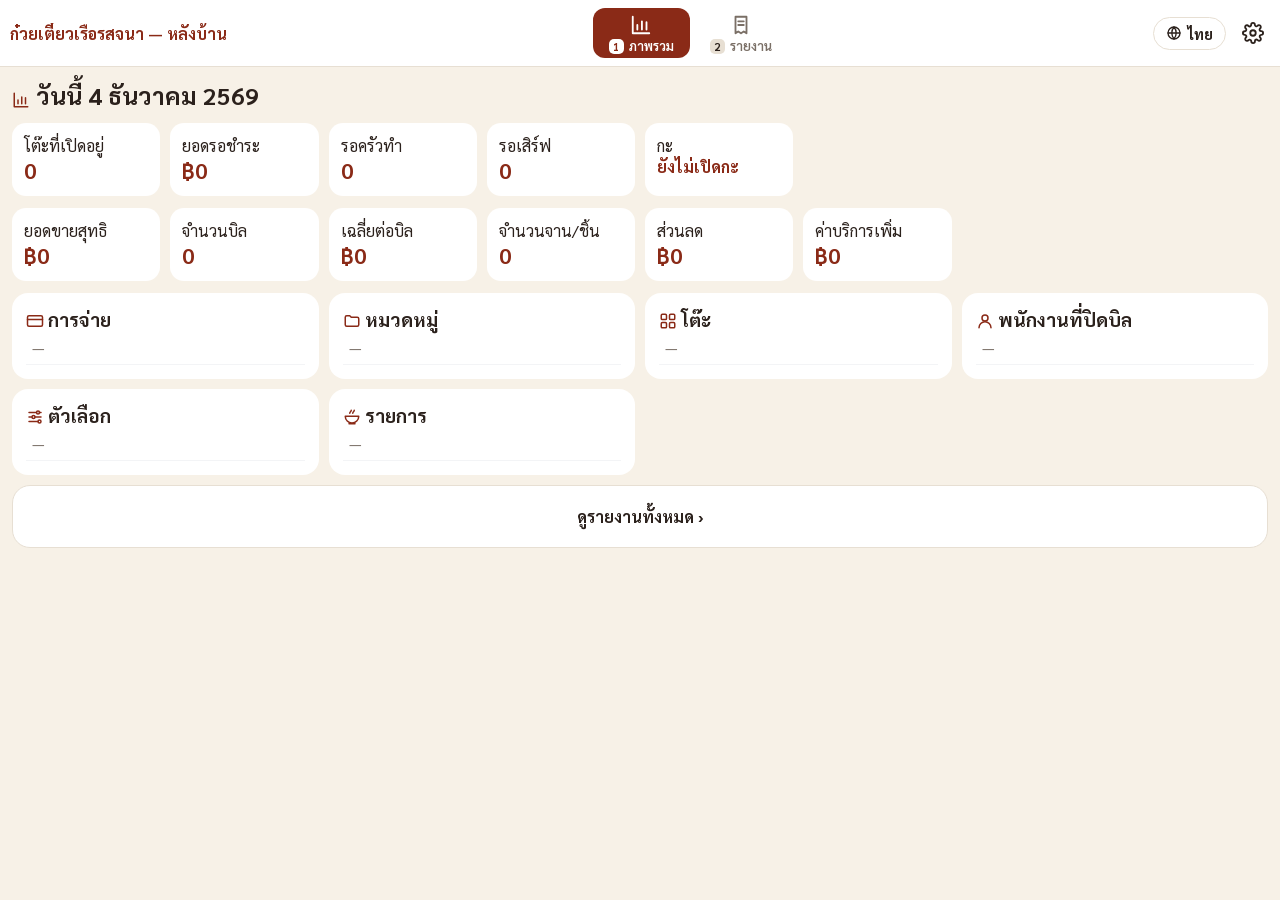
<file: owner.html>
<!doctype html>
<html lang="th">
<head>
<meta charset="UTF-8" />
<meta name="viewport" content="width=device-width, initial-scale=1.0, viewport-fit=cover" />
<title>หลังบ้าน ก๋วยเตี๋ยวเรือรสจนา</title>
<link href="https://fonts.googleapis.com/css2?family=Sarabun:wght@400;500;600;700&family=Noto+Sans+Myanmar:wght@400;600&family=Noto+Sans+Lao:wght@400;600&display=swap" rel="stylesheet" />
<script src="qrcode.js"></script>
<script src="qrcode.js"></script>
<link rel="stylesheet" href="app.css" />
</head>
<body>
<div id="app"></div>
<div id="modal"></div>
<div id="print"></div>
<script>window.MODE = 'owner';</script>
<script src="app.js"></script>
</body>
</html>
</file>
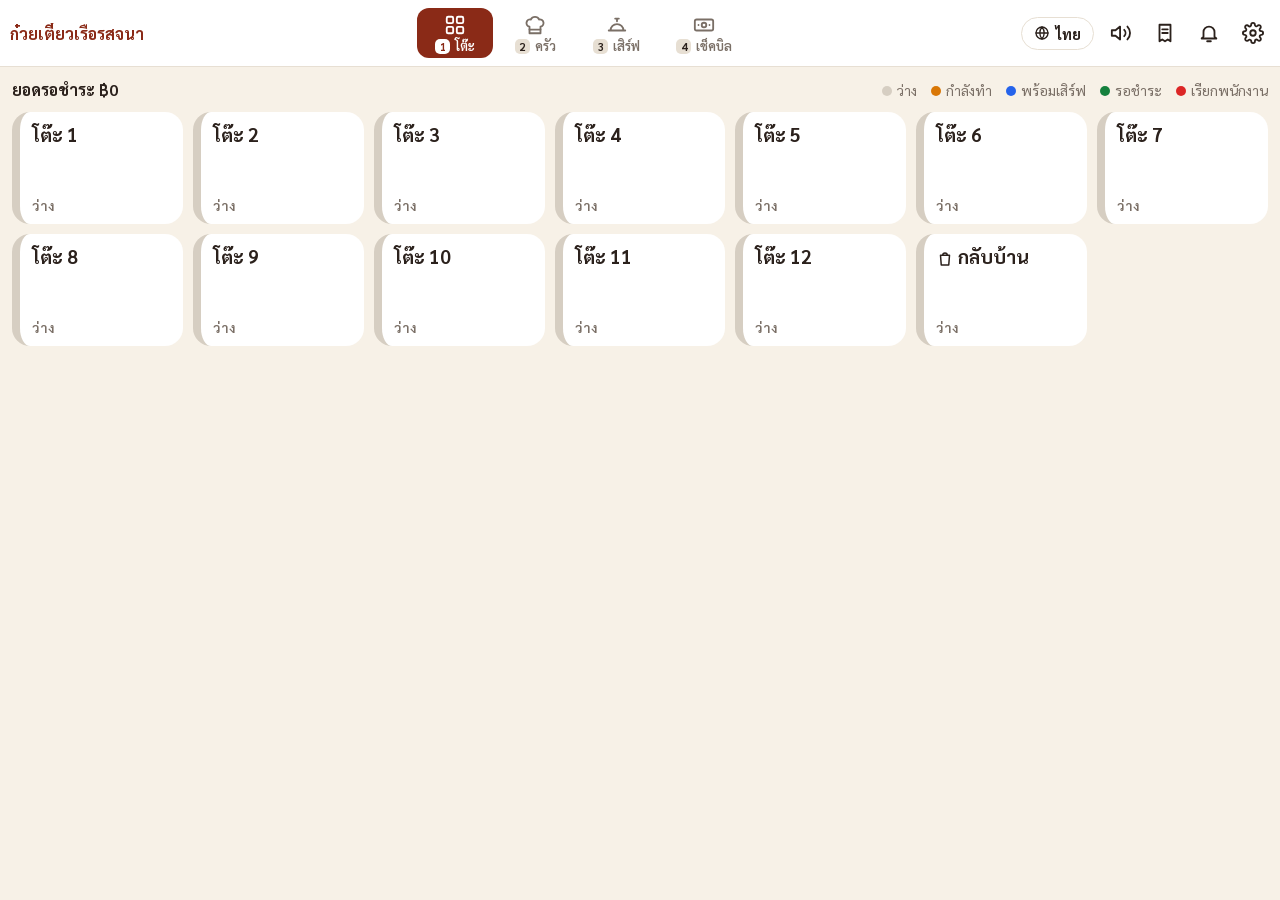
<file: pos.html>
<!doctype html>
<html lang="th">
<head>
<meta charset="UTF-8" />
<meta name="viewport" content="width=device-width, initial-scale=1.0, viewport-fit=cover" />
<title>POS ก๋วยเตี๋ยวเรือรสจนา</title>
<link href="https://fonts.googleapis.com/css2?family=Sarabun:wght@400;500;600;700&family=Noto+Sans+Myanmar:wght@400;600&family=Noto+Sans+Lao:wght@400;600&display=swap" rel="stylesheet" />
<script src="qrcode.js"></script>
<script src="qrcode.js"></script>
<link rel="stylesheet" href="app.css" />
</head>
<body>
<div id="app"></div>
<div id="modal"></div>
<div id="print"></div>
<script>window.MODE = 'pos';</script>
<script src="app.js"></script>
</body>
</html>
</file>
<file: app.css>
:root{--o:#8a2a17;--bd:#e7dfd3;--tx:#2b211c;--mu:#7a6f66;--g:#15803d;--r:#dc2626;--bg:#f7f1e7;--snew:#d97706;--sready:#2563eb;--swait:#15803d}
*{box-sizing:border-box;font-family:'Sarabun','Noto Sans Myanmar','Noto Sans Lao',system-ui,sans-serif;-webkit-tap-highlight-color:transparent}
html,body{margin:0;height:100%;background:var(--bg);color:var(--tx);font-size:16px}
button{font:inherit;cursor:pointer;border-radius:12px;padding:10px 14px;background:#fff;color:var(--tx);border:1px solid var(--bd)}
button.p{background:var(--o);color:#fff;border-color:var(--o);font-weight:600}
button.g{background:var(--g);color:#fff;border-color:var(--g);font-weight:600}
button.d{color:var(--r);border-color:#fecaca}
button.sm{padding:5px 10px;border-radius:8px;font-size:14px}
button:disabled{opacity:.45}
input,select,textarea{font:inherit;padding:9px 11px;border:1px solid var(--bd);border-radius:10px;width:100%;background:#fff}
input[type=checkbox],input[type=radio]{width:20px;height:20px;flex:none}
label{display:block;font-size:14px;color:var(--mu);margin:10px 0 4px}
label.ck{display:flex;align-items:center;gap:10px;font-size:16px;color:inherit;margin:0;padding:8px 2px;border-bottom:1px solid #f3f4f6}
label.ck span{flex:1}
h1,h2,h3{margin:0}
.top{background:#fff;padding:8px 10px;display:flex;align-items:center;gap:8px;position:sticky;top:0;z-index:20;border-bottom:1px solid var(--bd)}
.step{display:flex;gap:4px;background:#e8f3ee;border-radius:16px;padding:4px;overflow-x:auto;flex:1}
.step button{border:0;background:transparent;border-radius:12px;padding:4px 6px;min-width:66px;flex:1;position:relative;line-height:1.15}
.step button b{display:block;font-size:20px}
.step button small{font-size:13px;white-space:nowrap}
.step button.on{background:var(--o)}
.step i{position:absolute;top:2px;right:4px;font-style:normal;font-size:12px;min-width:20px;height:20px;line-height:20px;border-radius:99px;background:var(--o);text-align:center}
.step button.on i{background:#fff}
.ic{border:0;background:transparent;font-size:22px;padding:6px;position:relative}
.wrap{padding:12px;max-width:1300px;margin:0 auto}
.grid{display:grid;gap:10px;grid-template-columns:repeat(auto-fill,minmax(140px,1fr))}
.tbl{background:#fff;border-radius:18px;padding:12px 10px 10px;text-align:center;cursor:pointer;position:relative;min-height:120px;display:flex;flex-direction:column;justify-content:space-between}
.tbl.busy{background:#fecaca}
.tbl .amt{font-size:22px;font-weight:700;padding:14px 0}
.tbl .nm{background:#f3f4f6;border-radius:99px;padding:6px;font-weight:700;font-size:18px}
.tbl.busy .nm{background:#fff}
.tag{position:absolute;top:-6px;right:-4px;background:var(--r);color:#fff;border-radius:99px;font-size:12px;padding:2px 8px}
.tag.l{right:auto;left:-4px;background:#0284c7}
.split{display:grid;grid-template-columns:1fr 390px;gap:12px;align-items:start}
@media(max-width:820px){.split{grid-template-columns:1fr}}
.chips{display:flex;gap:8px;overflow-x:auto;padding:2px 0 10px}
.chips button{white-space:nowrap;border-radius:99px;padding:7px 14px;border:0;font-weight:600}
.chips button.on{background:#111;color:#fff}
.chips button.has{box-shadow:inset 0 0 0 2px #fca5a5}
.item{background:#fff;border-radius:14px;padding:12px;cursor:pointer;display:flex;flex-direction:column;gap:2px;min-height:80px;justify-content:space-between}
.item.out{opacity:.45;pointer-events:none}
.item .pr{color:var(--o);font-weight:700}
.item img{width:100%;aspect-ratio:1/1;object-fit:cover;border-radius:10px;margin-bottom:4px}
.sheet.w{max-width:820px}
.pay{display:grid;grid-template-columns:1fr 1.2fr;gap:14px}
@media(max-width:640px){.pay{grid-template-columns:1fr}}
.pad{display:grid;grid-template-columns:repeat(4,1fr);gap:4px}
.pad button{padding:14px 0;font-size:20px;border-radius:10px;border:0}
.acts{display:grid;grid-template-columns:repeat(auto-fit,minmax(120px,1fr));gap:8px}
.acts button{border:0;font-weight:700;padding:12px}
.ops span{background:#fee2e2;border-radius:8px;padding:1px 8px;font-size:14px;display:inline-block;margin:2px 2px 0 0}
.card{background:#fff;border-radius:16px;padding:14px}
.line{display:flex;gap:8px;align-items:flex-start;padding:8px 0;border-bottom:1px dashed var(--bd)}
.line .n{flex:1;min-width:0}
small.th{display:block;font-size:13px}
.qty{display:flex;align-items:center;gap:6px}
.qty button{width:30px;height:30px;padding:0;border-radius:8px}
.st{font-size:12px;border-radius:6px;padding:1px 6px;background:#fef3c7;color:#92400e;white-space:nowrap}
.st.cooked{background:#e0f2fe;color:#075985}.st.served{background:#dcfce7;color:#166534}
.tot{display:flex;justify-content:space-between;font-size:20px;font-weight:700;padding:10px 0}
.row{display:flex;gap:8px;flex-wrap:wrap}.row>*{flex:1}
.modal{position:fixed;inset:0;background:rgba(0,0,0,.45);z-index:50;display:flex;align-items:flex-end;justify-content:center}
@media(min-width:600px){.modal{align-items:center}}
.sheet{background:#f8f9fb;width:100%;max-width:520px;max-height:92vh;overflow:auto;border-radius:20px 20px 0 0;padding:18px}
@media(min-width:600px){.sheet{border-radius:20px}}
.big{display:block;width:100%;padding:20px;font-size:20px;font-weight:700;border:0;border-radius:18px;margin-top:10px}
.toast{position:fixed;left:50%;bottom:90px;transform:translateX(-50%);background:#111827;color:#fff;padding:10px 18px;border-radius:99px;z-index:99;font-size:15px;max-width:90vw}
.cartbar{position:fixed;left:0;right:0;bottom:0;padding:10px 14px calc(10px + env(safe-area-inset-bottom));background:#fff;border-top:1px solid var(--bd);z-index:30;display:flex;gap:8px}
.cartbar button{flex:1;padding:13px}
.kq{display:grid;gap:12px;grid-template-columns:repeat(auto-fill,minmax(300px,1fr));align-items:start}
.kq h2{font-size:24px}
.ki{display:flex;gap:8px;align-items:stretch;padding:8px 0;border-top:1px solid #f3f4f6}
.ki .n{flex:1;min-width:0;font-size:18px;font-weight:600}
.ki .ops{display:flex;flex-wrap:wrap;gap:4px;margin-top:4px}
.ki .ops span{background:#fee2e2;border-radius:8px;padding:2px 10px;font-size:15px;font-weight:500}
.ki button{border:0;border-radius:14px;font-weight:700;min-width:84px;background:var(--o)}
.spk{cursor:pointer;padding:0 6px;color:#0ea5e9}
table.t{width:100%;border-collapse:collapse;font-size:15px}
table.t td,table.t th{padding:7px 6px;border-bottom:1px solid #f3f4f6;text-align:left}
table.t td.r,table.t th.r{text-align:right}
.stat{background:#fff;border-radius:14px;padding:12px}.stat b{font-size:22px;display:block;color:var(--o)}
.qrs{display:grid;grid-template-columns:repeat(auto-fill,minmax(170px,1fr));gap:12px}
.qrc{background:#fff;border:1px solid var(--bd);border-radius:12px;padding:10px;text-align:center;break-inside:avoid}
.qrc svg{width:100%;height:auto}
.mu{color:var(--mu)}.c{text-align:center}.mt{margin-top:12px}
.cu-top{background:var(--o);color:#fff;padding:10px 14px;display:flex;align-items:center;gap:10px;position:sticky;top:0;z-index:20}
.cu-top h1{font-size:18px;flex:1;white-space:nowrap;overflow:hidden;text-overflow:ellipsis}
#print{display:none}
@media print{
  body>*:not(#print){display:none!important}
  #print{display:block;color:#000;background:#fff}
  #print.rc{width:72mm;font-size:13px}
  #print.tk .pg{break-after:page;padding-bottom:8mm}
  html,body{background:#fff}
}
.top{gap:10px}
.brand{font-weight:700;color:var(--o);white-space:nowrap;overflow:hidden;text-overflow:ellipsis;max-width:26vw}
.nav{display:flex;gap:4px;flex:1;justify-content:center}
.nav button{border:0;background:transparent;padding:4px 16px;border-radius:12px;position:relative;display:flex;flex-direction:column;align-items:center;min-width:76px;color:var(--mu);line-height:1.2}
.nav button span{font-size:22px}.nav button small{font-size:13px;font-weight:600;white-space:nowrap}
.nav button.on{background:var(--o);color:#fff}
.nav i{position:absolute;top:0;right:6px;font-style:normal;font-size:12px;font-weight:700;min-width:20px;height:20px;line-height:20px;border-radius:99px;background:var(--r);color:#fff;text-align:center;padding:0 4px}
@media(max-width:700px){.brand{display:none}.nav{position:fixed;left:0;right:0;bottom:0;background:#fff;border-top:1px solid var(--bd);padding:4px 4px calc(4px + env(safe-area-inset-bottom));z-index:25}.nav button{flex:1;min-width:0}.top{justify-content:flex-end}.wrap{padding-bottom:86px}.toast{bottom:110px}}
.toast{z-index:99}
.chips button.on{background:var(--tx)}
.tbl{text-align:left;border-left:8px solid #d6cec2;min-height:112px;padding:10px 12px}
.tbl .nm{background:none!important;padding:0;font-size:19px}
.tbl .amt{font-size:22px;padding:4px 0}
.tbl .ss{font-size:14px;font-weight:600;color:var(--mu)}
.tbl.s-new{border-color:var(--snew);background:#fffaf0}.tbl.s-new .ss{color:var(--snew)}
.tbl.s-ready{border-color:var(--sready);background:#eff5ff}.tbl.s-ready .ss{color:var(--sready)}
.tbl.s-wait{border-color:var(--swait);background:#f0fbf3}.tbl.s-wait .ss{color:var(--swait)}
.tbl.s-call{border-color:var(--r);background:#fef2f2;animation:pulse 1.2s infinite}.tbl.s-call .ss{color:var(--r)}
@keyframes pulse{50%{box-shadow:0 0 0 4px #fca5a5}}
.lg{display:flex;flex-wrap:wrap;gap:4px 14px;font-size:14px;color:var(--mu)}.lg i{display:inline-block;width:10px;height:10px;border-radius:99px;margin-right:5px}
.hd{display:flex;align-items:center;gap:8px;margin-bottom:10px}.hd h2{flex:1;text-align:center}.hd button{white-space:nowrap}
.kq .card{border-top:6px solid var(--swait)}.kq .card.a1{border-color:var(--snew)}.kq .card.a2{border-color:var(--r)}
.age{font-weight:700;color:var(--swait);white-space:nowrap}.a1 .age{color:var(--snew)}.a2 .age{color:var(--r)}
.ki button{background:var(--g);color:#fff}
.st{background:#fef3c7;color:#92400e}.st.cooked{background:#dbeafe;color:#1e40af}
.acts button{background:#fff;border:1px solid var(--bd)}
/* ---- มือถือ / ไอแพด: ไม่ให้มีเลื่อนข้าง ---- */
body{overflow-x:clip}
.split>*,.pay>*,.wrap>*{min-width:0}
.chips{flex-wrap:wrap;overflow-x:visible}
.chips button{white-space:normal}
.step{flex-wrap:wrap;overflow-x:visible}
.acts button.p{background:var(--o);color:#fff;border-color:var(--o)}
img{max-width:100%}
@media(min-width:701px) and (max-width:1100px){.split{grid-template-columns:1fr 340px}.grid{grid-template-columns:repeat(auto-fill,minmax(130px,1fr))}}
@media(max-width:700px){.split{grid-template-columns:1fr}.ocart{display:none}.wrap.ord{padding-bottom:160px}.grid{grid-template-columns:repeat(auto-fill,minmax(105px,1fr));gap:8px}.item{padding:8px}.hd h2{font-size:20px}}
.obar{display:none}
@media(max-width:700px){.obar{display:flex;position:fixed;left:0;right:0;bottom:calc(62px + env(safe-area-inset-bottom));padding:8px 10px;background:#fff;border-top:1px solid var(--bd);z-index:24;gap:8px;box-shadow:0 -4px 12px rgba(0,0,0,.06)}.obar button{padding:13px 10px;font-weight:700}.obar .cnt{flex:1;text-align:left}.obar .p{flex:1.3}}
/* รายการในหน้าคิดเงิน แบบการ์ด (อ่านง่ายบนมือถือ) */
.bl{display:flex;gap:10px;padding:10px 0;border-bottom:1px solid #f3f4f6;align-items:flex-start}
.bl .n{flex:1;min-width:0}
.bl .ctl{display:flex;flex-wrap:wrap;gap:6px;align-items:center;margin-top:6px}
.bl .am{font-weight:700;font-size:18px;white-space:nowrap;text-align:right}
.th64{width:56px;height:56px;border-radius:10px;object-fit:cover;flex:none;background:#f3f4f6}
.ki .th64{width:72px;height:72px}
@media(max-width:700px){.ki .th64{width:56px;height:56px}.ki button{min-width:72px}}
/* หน้าชำระเงิน: บนมือถือ เลือกวิธีจ่ายก่อน ปุ่มยืนยันไว้ล่าง */
@media(max-width:640px){.pay>div:last-child{order:-1}}
.pqr{display:block;width:100%;max-width:340px;margin:6px auto;border-radius:12px;background:#fff}
.chips.pm button{padding:10px 16px;font-size:16px}
/* แถบหมวด: แถวเดียว เลื่อนซ้าย-ขวา (ไม่ทำให้ทั้งหน้ากว้างเกินจอ) */
.chips{flex-wrap:nowrap;overflow-x:auto;scrollbar-width:none;-webkit-overflow-scrolling:touch;overscroll-behavior-x:contain}
.chips::-webkit-scrollbar{display:none}
.chips button{white-space:nowrap;flex:none}
.chips.pm{flex-wrap:wrap;overflow:visible}
/* ค้นหา + เลือกจำนวนช่องต่อแถว */
.mgbar{display:flex;gap:8px;align-items:center;margin-bottom:8px}
.mgbar input{flex:1;min-width:0}
.seg{display:flex;background:#fff;border:1px solid var(--bd);border-radius:10px;padding:2px;flex:none}
.seg button{border:0;background:transparent;padding:6px 0;width:32px;border-radius:8px;font-weight:700;font-size:15px;color:var(--mu)}
.seg button.on{background:var(--tx);color:#fff}
.grid[style*=repeat] .item{min-width:0}
.grid[style*="repeat(5"] .item b,.grid[style*="repeat(4"] .item b{font-size:14px}
/* แบบรายการ: รูปซ้าย ชื่อขวา */
.grid.lst{grid-template-columns:1fr!important;gap:6px}
.grid.lst .item{flex-direction:row;align-items:center;min-height:0;gap:10px}
.grid.lst .item>div:first-child{display:flex;align-items:center;gap:10px;flex:1;min-width:0}
.grid.lst .item img{width:64px;height:64px;aspect-ratio:auto;margin:0;flex:none}
.grid.lst .item .pr{white-space:nowrap}
/* สั่งเพิ่มด่วน */
.qag{grid-template-columns:repeat(auto-fill,minmax(120px,1fr))}
.item.qa{border:2px solid transparent;user-select:none}
.item.qa.on{border-color:var(--g);background:#f0fbf3}
.item.qa .th64{width:100%;height:auto;aspect-ratio:1/1}
.acts button.d{color:var(--r);border-color:#fecaca}
@media(max-width:700px){.acts{grid-template-columns:1fr 1fr}}
.grid .gh{grid-column:1/-1;font-size:18px;margin:10px 2px 0;padding-bottom:4px;border-bottom:2px solid var(--bd)}
.grid .gh:first-child{margin-top:0}
/* =================== หน้าลูกค้า (สแกน QR) =================== */
.svi{display:block;flex:none}
.cx-stick{position:sticky;top:0;z-index:20;background:var(--bg);box-shadow:0 1px 0 var(--bd)}
.cx-top{background:var(--o);color:#fff;padding:10px 14px calc(10px);padding-top:calc(10px + env(safe-area-inset-top));display:flex;align-items:center;gap:10px}
.cx-top .t{flex:1;min-width:0;display:flex;align-items:baseline;gap:10px}
.cx-top .t b{font-size:17px;white-space:nowrap;overflow:hidden;text-overflow:ellipsis}
.cx-top .t span{font-size:15px;font-weight:600;white-space:nowrap;background:rgba(255,255,255,.18);padding:2px 10px;border-radius:99px}
.cx-lang{display:flex;align-items:center;gap:6px;background:#fff;color:var(--tx);border:0;border-radius:99px;padding:6px 12px;font-size:14px;font-weight:600;flex:none}
.cx-tools{display:flex;gap:8px;align-items:center;padding:10px 12px 6px}
.cx-q{flex:1;min-width:0;display:flex;align-items:center;gap:8px;background:#fff;border:1px solid var(--bd);border-radius:12px;padding:0 10px;margin:0;color:var(--mu);font-size:16px}
.cx-q input{border:0;padding:10px 0;background:transparent;outline:none;font-size:16px;min-width:0}
.cx-q input::-webkit-search-cancel-button{display:none}
.cx-q button{border:0;background:transparent;padding:4px;color:var(--mu)}
.cx-tools .seg{display:none}
@media(min-width:560px){.cx-tools .seg{display:flex}}
.cx-tools .seg button .svi{margin:auto}
.cx-cats{display:flex;gap:6px;overflow-x:auto;padding:4px 12px 10px;scrollbar-width:none;-webkit-overflow-scrolling:touch}
.cx-cats::-webkit-scrollbar{display:none}
.cx-cats button{flex:none;border:1px solid var(--bd);background:#fff;border-radius:99px;padding:7px 15px;font-weight:600;font-size:15px;white-space:nowrap;color:var(--tx)}
.cx-cats button.on{background:var(--tx);border-color:var(--tx);color:#fff}
.cx-main{padding:4px 12px 110px;max-width:1100px;margin:0 auto}
.cx-h{font-size:18px;margin:16px 2px 10px}
.cx-h small{font-weight:500;font-size:14px}
.cx-grid{display:grid;gap:10px;grid-template-columns:repeat(2,minmax(0,1fr))}
@media(min-width:560px){.cx-grid{grid-template-columns:repeat(auto-fill,minmax(170px,1fr))}}
.cx-it{background:#fff;border-radius:16px;overflow:hidden;display:flex;flex-direction:column;cursor:pointer;border:2px solid transparent;box-shadow:0 1px 2px rgba(43,33,28,.06);transition:transform .1s}
.cx-it:active{transform:scale(.98)}
.cx-it.in{border-color:var(--o)}
.cx-it.off{opacity:.5;pointer-events:none}
.cx-it .ph{position:relative;aspect-ratio:1/1;background:#efe9df}
.cx-it .ph img{width:100%;height:100%;object-fit:cover;display:block}
.cx-it .ph i{position:absolute;top:8px;right:8px;background:var(--o);color:#fff;font-style:normal;font-weight:700;font-size:13px;min-width:24px;height:24px;line-height:24px;text-align:center;border-radius:99px;padding:0 6px}
.cx-it .bd{padding:10px 10px 10px 12px;display:flex;flex-direction:column;gap:2px;flex:1}
.cx-it .nm{font-weight:600;font-size:16px;line-height:1.3}
.cx-it .ft{display:flex;align-items:center;justify-content:space-between;gap:6px;margin-top:auto;padding-top:6px}
.cx-it .pr{font-weight:700;color:var(--o);font-size:16px}
.incart{color:var(--o);font-weight:600}
.cx-add{width:36px;height:36px;border-radius:99px;padding:0;display:grid;place-items:center;background:var(--o);color:#fff;border:0;flex:none}
.cx-step{display:flex;align-items:center;gap:2px;background:#f6efe6;border-radius:99px;padding:3px;flex:none}
.cx-step button{width:30px;height:30px;border-radius:99px;padding:0;display:grid;place-items:center;border:0;background:#fff;color:var(--o)}
.cx-step b{min-width:24px;text-align:center}
.cx-grid.lst{grid-template-columns:1fr!important}
.cx-grid.lst .cx-it{flex-direction:row;align-items:stretch}
.cx-grid.lst .ph{width:96px;aspect-ratio:auto;flex:none}
.cx-bar{position:fixed;left:0;right:0;bottom:0;z-index:30;display:flex;gap:8px;padding:10px 12px calc(10px + env(safe-area-inset-bottom));background:linear-gradient(transparent,var(--bg) 30%)}
.cx-bar:empty{display:none}
.cx-sec2{flex:1;display:flex;align-items:center;justify-content:center;gap:8px;background:#fff;border:1px solid var(--bd);border-radius:14px;padding:13px 8px;font-weight:600;box-shadow:0 2px 8px rgba(0,0,0,.06)}
.cx-cart{flex:1;display:flex;align-items:center;gap:10px;background:var(--o);color:#fff;border:0;border-radius:14px;padding:13px 16px;font-size:17px;font-weight:600;box-shadow:0 4px 14px rgba(138,42,23,.35)}
.cx-cart span:nth-child(2){flex:1;text-align:left}
.cx-cart .b{background:#fff;color:var(--o);border-radius:99px;min-width:26px;height:26px;line-height:26px;font-size:14px;font-weight:700;text-align:center;padding:0 6px}
.cx-mini{position:relative;width:52px;flex:none;display:grid;place-items:center;background:#fff;border:1px solid var(--bd);border-radius:14px;padding:0}
.cx-mini i{position:absolute;top:4px;right:4px;background:var(--o);color:#fff;font-style:normal;font-size:11px;font-weight:700;min-width:18px;height:18px;line-height:18px;border-radius:99px}
.cx-sh{display:flex;align-items:center;gap:8px;margin-bottom:10px}.cx-sh h2{flex:1;font-size:21px}
.cx-x{width:36px;height:36px;border-radius:99px;padding:0;display:grid;place-items:center;border:0;background:#efe9df;color:var(--tx);flex:none}
.pk-x{position:sticky;top:0;float:right;margin:-4px -4px -40px 0;z-index:2;background:rgba(255,255,255,.92);box-shadow:0 1px 4px rgba(0,0,0,.15)}
.cx-ln{display:flex;gap:10px;align-items:center;padding:10px 0;border-bottom:1px solid #eee7dc}
.cx-ln .n{flex:1;min-width:0;display:flex;flex-direction:column}
.cx-ln .pr{font-weight:700;color:var(--o)}
.cx-cta{display:block;width:100%;margin-top:12px;background:var(--o);color:#fff;border:0;border-radius:14px;padding:15px;font-size:17px;font-weight:700}
.cx-cta:disabled{opacity:.5}
.cx-sec{display:block;width:100%;margin-top:8px;background:#fff;border:1px solid var(--bd);border-radius:14px;padding:13px;font-weight:600}
.cx-opt{display:flex;align-items:center;gap:14px;width:100%;text-align:left;background:#fff;border:1px solid var(--bd);border-radius:14px;padding:14px 16px;margin-bottom:8px;color:var(--tx)}
.cx-opt span{flex:1;display:flex;flex-direction:column}.cx-opt b{font-size:17px}
.cx-opt.on{border-color:var(--o);box-shadow:inset 0 0 0 1px var(--o)}
.cx-opt .svi{color:var(--o)}
.cx-ok{text-align:center;padding:16px 0 4px}
.cx-ok .ok{width:76px;height:76px;border-radius:99px;background:#dcfce7;color:#15803d;display:grid;place-items:center;margin:0 auto 12px}
.cx-ok p{margin:6px 0 0}
.cx-empty{min-height:80vh;display:grid;place-items:center;text-align:center;padding:20px}
.pkg{display:flex;align-items:center;gap:6px;flex-wrap:wrap;scroll-margin:80px}
.pkg .req{font-size:12px;font-weight:700;color:var(--o);background:#fbe9e4;border-radius:99px;padding:2px 8px}
.pkg.need{animation:need 1.4s}
@keyframes need{0%,60%{background:#fde2dc;border-radius:8px}}
.pk-foot{position:sticky;bottom:-18px;margin:14px -18px -18px;padding:12px 18px calc(12px + env(safe-area-inset-bottom));background:#f8f9fb;border-top:1px solid #eee;display:flex;gap:10px;align-items:center}
.pk-foot .cx-cta{margin:0;flex:1}
.pk-foot .cx-step button{width:36px;height:36px}
/* kitchen tickets: compact rows */
.kq .card{padding:12px 14px}
.kh{display:flex;align-items:center;gap:8px}.kh h2{flex:1;margin:0}.kh .sm{flex:0 0 auto}
.ki{align-items:center;padding:7px 0;gap:10px}
.ki .th64,.ki .th64{width:48px;height:48px;border-radius:10px;align-self:flex-start}
.ki .n{font-size:17px;line-height:1.3}
.kn{display:flex;align-items:baseline;gap:6px}
.kqn{background:var(--o);color:#fff;border-radius:8px;min-width:28px;text-align:center;padding:0 6px;font-size:17px;flex:0 0 auto}
.kop{font-size:15px;font-weight:500;color:#7f1d1d;margin-top:2px}.kop i{color:#d1a3a3;font-style:normal}
.knt{background:#fef08a;border-radius:8px;padding:2px 8px;margin-top:4px;font-size:15px;display:inline-block;cursor:pointer}
.ki button{min-width:52px;width:52px;height:52px;border-radius:14px;font-size:22px;flex:0 0 auto;align-self:center}
.krd{margin:8px 0 2px;padding:3px 10px;border-radius:8px;background:#fef3c7;color:#92400e;font-size:13px;font-weight:700}
.kall{width:100%;margin-top:8px;padding:10px;border-radius:12px;border:2px solid var(--g);background:#fff;color:var(--g);font-weight:700;font-size:16px}
.ksum{display:flex;gap:6px;overflow-x:auto;white-space:nowrap;margin:0 0 10px;padding:2px 0;align-items:center;scrollbar-width:none}
.ksum span{background:#fff;border:1px solid var(--bd);border-radius:999px;padding:4px 12px;font-size:15px}.ksum span.mu{border:0;background:none;padding-left:0}
.ksum b{color:var(--o)}
@media(max-width:700px){.ki .th64{width:40px;height:40px}.ki button{min-width:46px;width:46px;height:46px}}
.kbar{display:flex;gap:10px;align-items:center;flex-wrap:wrap;margin-bottom:8px}.kbar>.chips{flex:1 1 300px;min-width:0;margin:0}
.kctl{display:flex;gap:8px;align-items:center;flex:0 0 auto}
.kimg{border:1px solid var(--bd);background:#fff;border-radius:10px;padding:6px 12px;font-weight:600;color:var(--mu)}.kimg.on{color:var(--o);border-color:var(--o)}
.kadd{font-size:14px;background:#fef3c7;color:#92400e;border-radius:8px;padding:2px 8px;vertical-align:middle;font-weight:700}
@media(max-width:700px){.kq[style]{grid-template-columns:1fr!important}}
@media(max-width:700px){.kctl .seg{display:none}}
.kctl .seg button{width:auto;min-width:32px;padding:6px 8px}
.kop{display:flex;flex-wrap:wrap;gap:4px;margin-top:4px;color:inherit}
.kop span{background:#fee2e2;color:#7f1d1d;border-radius:8px;padding:1px 9px;font-size:15px;font-weight:600;line-height:1.5}
/* staff line icons */
.si{display:inline-block;vertical-align:-.2em}
.ic{display:inline-flex;align-items:center;justify-content:center;color:var(--tx)}
.ic .si{display:block}
.nav button span{display:flex;align-items:center;justify-content:center;height:26px}
.nav button span .si{display:block}
h2 .si,h3 .si{color:var(--o);vertical-align:-.15em}
.ist{color:#d97706;font-style:normal}
.spk{color:var(--mu)}.spk .si{vertical-align:-.25em}
.ki button .si,.kall .si{vertical-align:middle}
.ki button{display:flex;align-items:center;justify-content:center}
.age .si{vertical-align:-.2em}
.tn{display:inline-block;min-width:15px;height:15px;line-height:15px;border-radius:5px;background:var(--bd);color:var(--tx);font-size:11px;text-align:center;margin-right:2px}.nav button.on .tn{background:#fff;color:var(--o)}
/* kitchen slip (80mm) */
#print .kt{font-family:inherit;color:#000;line-height:1.3}
#print .kt-h{display:flex;justify-content:space-between;align-items:center;background:#000;color:#fff;padding:1.5mm 3mm;border-radius:2mm;-webkit-print-color-adjust:exact;print-color-adjust:exact}
#print .kt-h b{font-size:2.1em;line-height:1.1}#print .kt-h span{font-size:1.35em;font-weight:700}
#print .kt-m{font-size:1em;margin:1.5mm 0 2mm;border-bottom:1px solid #000;padding-bottom:1.5mm}
#print .kt-ta{border:2px solid #000;padding:0 1.5mm;border-radius:1mm;font-size:1.15em}
#print .kt-i{padding:1mm 0 2mm}#print .kt-i+.kt-i{border-top:1px dashed #000}
#print .kt-n{font-size:1.75em;font-weight:800;line-height:1.2}
#print .kt-q{display:inline-block;border:2px solid #000;border-radius:1.5mm;padding:0 2mm;margin-right:2mm}
#print .kt-th{font-size:1em}
#print .kt-o{display:grid;grid-template-columns:1fr 1fr;gap:.5mm 3mm;font-size:1.3em;font-weight:600;margin-top:1.5mm}
#print .kt-o small{font-weight:400;font-size:.75em}
#print .kt-note{margin-top:2mm;border:2px solid #000;border-radius:1.5mm;padding:1mm 2mm;font-size:1.3em;font-weight:800}
#print .kt-o.one{grid-template-columns:1fr}
#print .kt-o.one small{font-size:.72em;font-weight:500;margin-left:1.5mm}
#print .kt-z{font-size:1.15em}
.seg2{display:flex;background:#fff;border:1px solid var(--bd);border-radius:12px;padding:3px;gap:3px}
.seg2 button{flex:1;border:0;background:transparent;border-radius:9px;padding:8px;font-weight:700;color:var(--mu)}
.seg2 button.on{background:var(--tx);color:#fff}
.bl.bsum .n b{font-size:17px}.bl.bsum .mu{margin-top:2px}
.mth{cursor:pointer}.mth.noimg{display:flex;align-items:center;justify-content:center;color:#c9bfb3;border:1px dashed var(--bd);background:#faf7f2}
</file>
